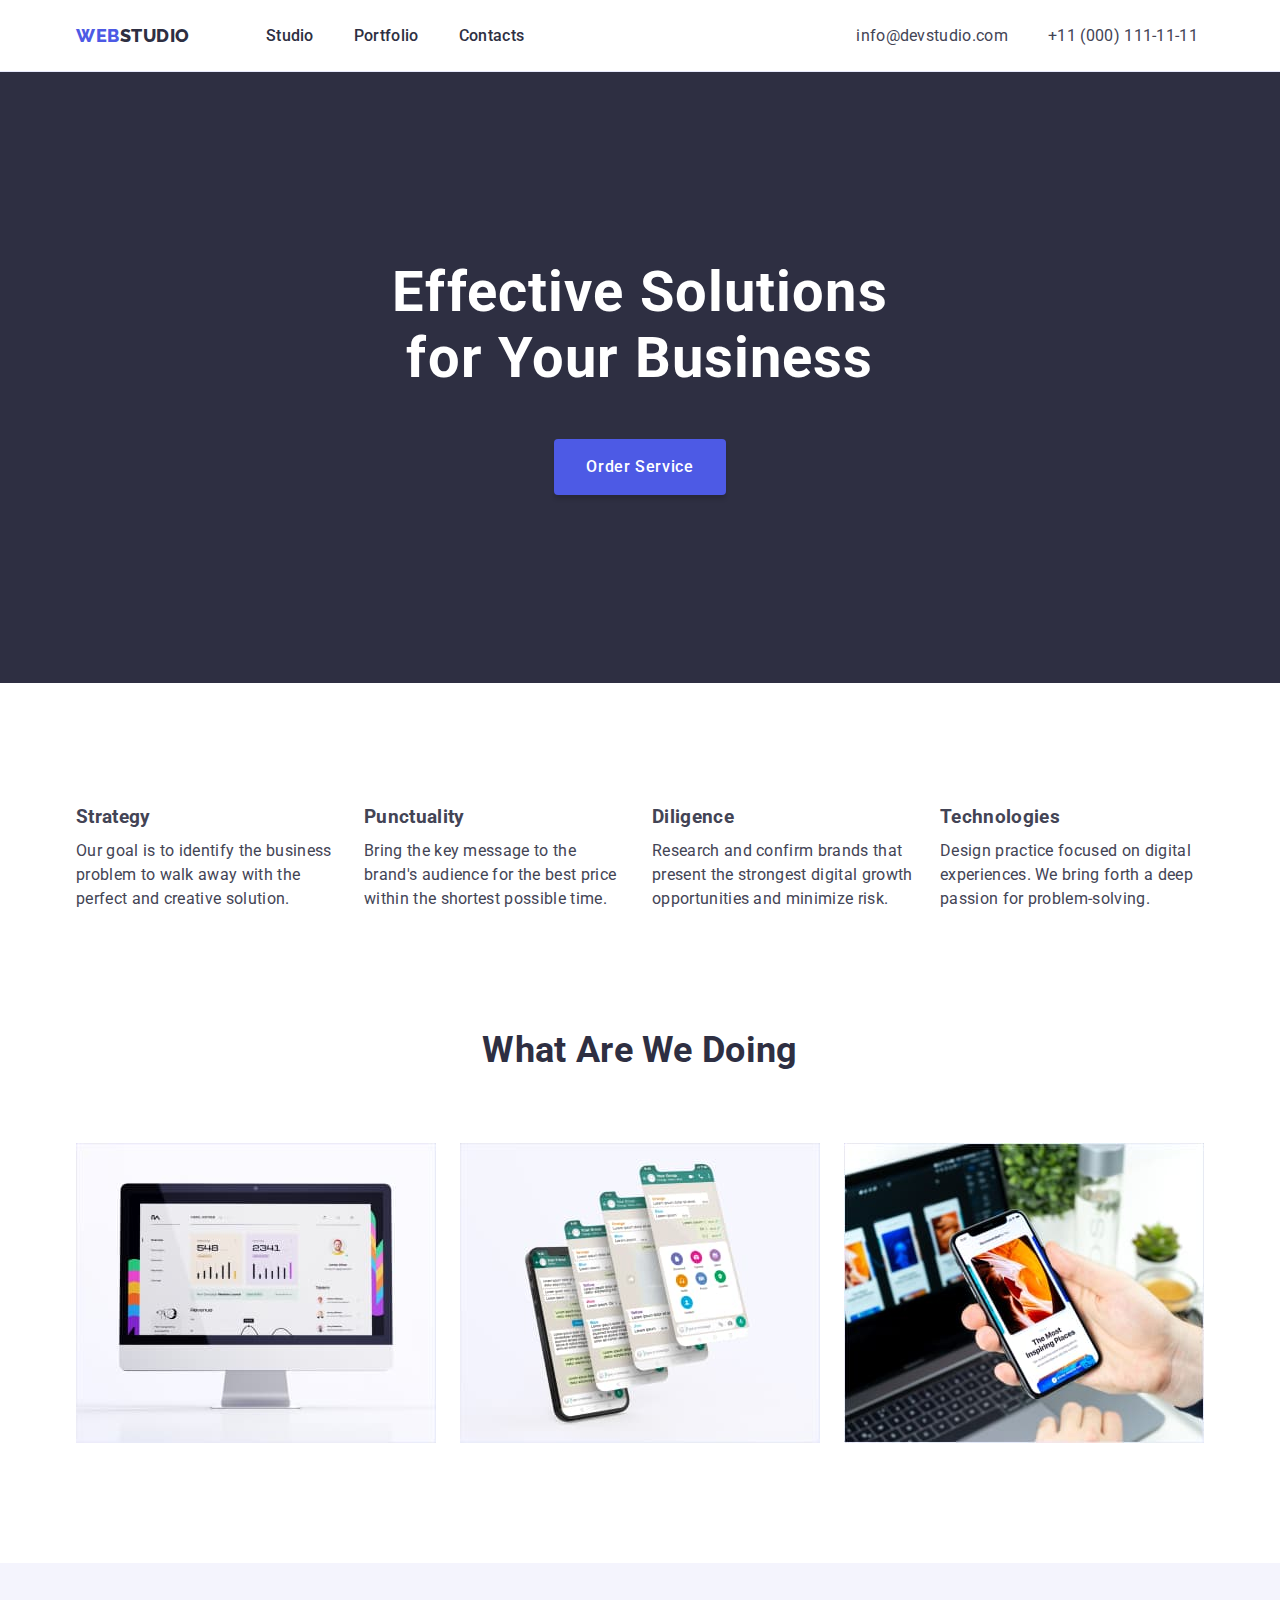
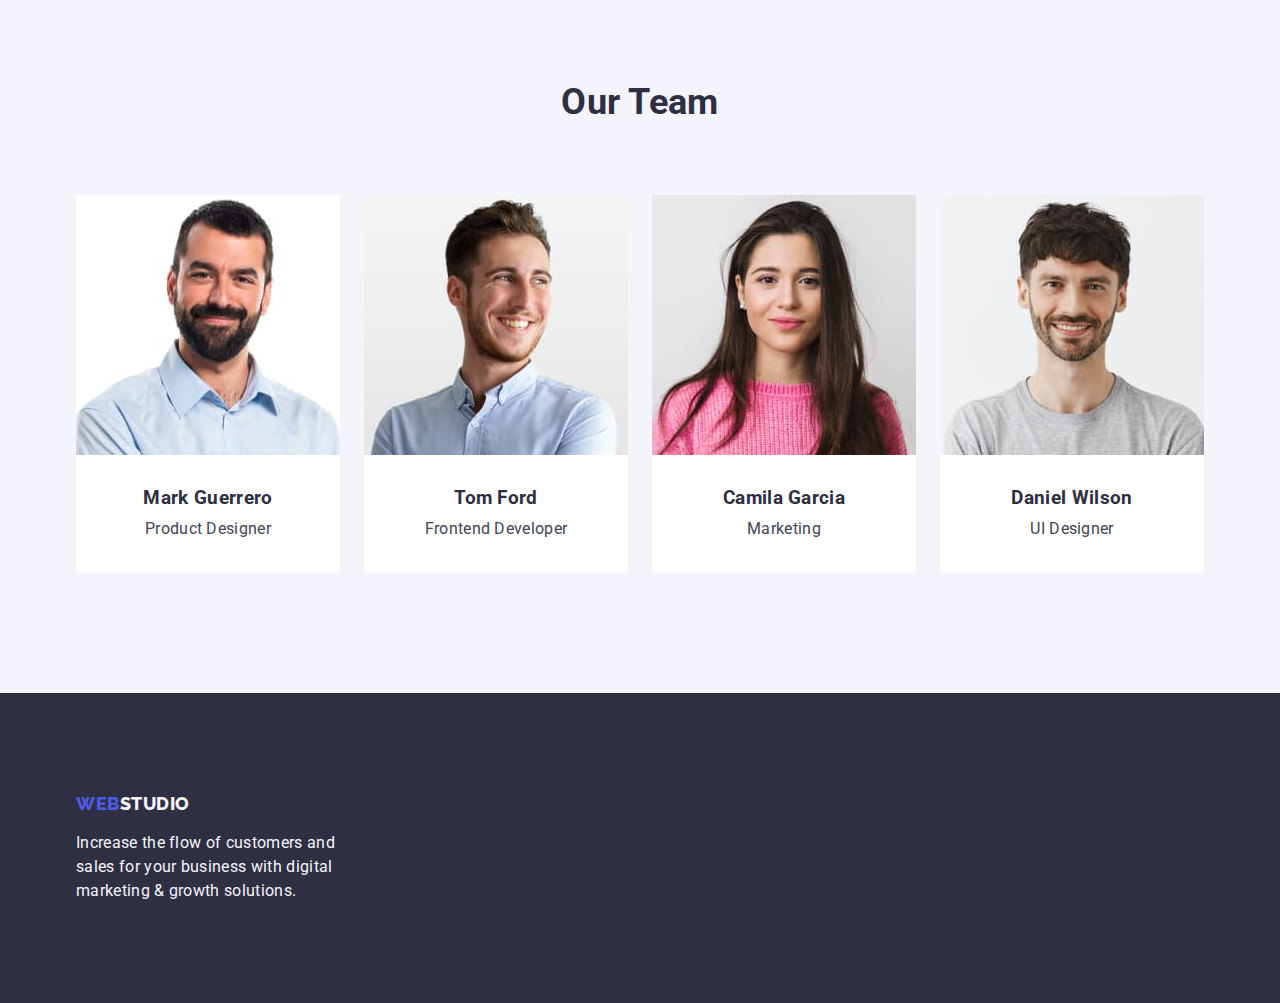
<file: index.html>
<!DOCTYPE html>
<html lang="en">
 <head>
    <meta charset="UTF-8">
    <meta http-equiv="X-UA-Compatible" content="IE=edge">
    <meta name="viewport" content="width=device-width, initial-scale=1.0">
    <title>Document</title>
    <link rel="preconnect" href="https://fonts.googleapis.com">
    <link rel="preconnect" href="https://fonts.gstatic.com" crossorigin>
    <link href="https://fonts.googleapis.com/css2?family=Roboto:wght@400;500;700;900&display=swap" rel="stylesheet">
    <link href="https://fonts.googleapis.com/css2?family=Raleway:wght@400;500;700;800;900&display=swap" rel="stylesheet">   
    <link rel="stylesheet" href="https://cdnjs.cloudflare.com/ajax/libs/modern-normalize/1.1.0/modern-normalize.min.css"/>
    <link rel="stylesheet" href="./css/styles.css" />

 </head>
   
 <body>
  <header class="page-header">
    <div class="container page-header-container">
      <nav class="page-navigation"> 
        <a href="./index.html" class="header-logo link">Web<span class="header-logo-second">Studio</span></a>
        <ul class="menu list">
          <li class="menu-item">
             <a href="./index.html" class="menu-link link">Studio</a></li>
          <li class="menu-item">
             <a href="./portfolio.html" class="menu-link link">Portfolio</a></li>
          <li class="menu-item">
             <a href="" class="menu-link link">Contacts</a></li>
        </ul>
      </nav> 
      <address class="header-adress">
        <ul class="header-asdress-list list">
             <li class="menu-item">
               <a class="header-contacts link" href="mailto:info@devstudio.com">info@devstudio.com</a></li>
              <li class="menu-item">
                <a class="header-contacts link" href="tel:+110001111111">+11 (000) 111-11-11</a></li>
        </ul>
      </address>  
    </div>
  </header>
     
  <main>
  <!--section 1 Effective Solutions for Your Business-->
  <section class="hero-oder"> 
    <div class="container">
      <h1 class="hero-title">Effective Solutions for Your Business</h1>
      <button class="hero-btn" type="button">Order Service</button>
    </div>                                                                                                                                                                                                                                                                                                                                                                                       

  </section>  
  
 
  <!--section 2 Feature-->
  <section class="section-feature">
    <div class="container">
      <h2 class="visually-hidden">strategy</h2>
   
      <ul class="feature-list list">
        <li class="item">
          <h3 class="title">Strategy</h3>
          <p class="text">Our goal is to identify the business problem to walk away with the perfect and creative solution.</p>
        </li>
        
        <li class="item">
          <h3 class="title">Punctuality</h3>
          <p class="text">Bring the key message to the brand's audience for the best price within the shortest possible time.</p>
        </li>
  
        <li class="item">
          <h3 class="title">Diligence</h3>
          <p class="text">Research and confirm brands that present the strongest digital growth opportunities and minimize risk.</p>
        </li>
  
        <li class="item">
          <h3 class="title">Technologies</h3>
          <p class="text">Design practice focused on digital experiences. We bring forth a deep passion for problem-solving.</p>
        </li>
      </ul>
    </div>
   </section>
  
    
      
    <!--section 3 projects-->
    <section class="section-projects">
      <div class="container">
        <h2 class="section-title">What are we doing</h2>
        <ul class="projects-list list">
          <li class="item">
             <img src="./images/Rectangle1.jpg" width="360" alt="monitore"></li>
          <li class="item"> 
             <img src="./images/Rectangle2.jpg" width="360" alt="smartphone"></li>
          <li class="item"> 
             <img src="./images/Rectangle3.jpg" width="360" alt="smartphone+laptop"></li>
        </ul> 
      </div>
    </section>
      

  <!--section 4 Our Team-->
     <section class="section-team">
      <div class="container">
        <h2 class="section-title">Our Team</h2>
        <ul class="team-list list">
           <li class="item"> 
             <img class="img" src="./images/mark_guerrero.jpg" width="264" alt="Mark Guerrero">
             <div class="team-item-content">
              <h3 class="title">Mark Guerrero</h3>
              <p class="text">Product Designer</p>
             </div>
           </li>
             
           <li class="item">
             <img class="img" src="./images/tom_ford.jpg" width="264" alt="Tom Ford">
             <div class="team-item-content">
              <h3 class="title">Tom Ford</h3>
              <p class="text">Frontend Developer</p>
             </div>
           </li>
           
           <li class="item">
             <img class="img" src="./images/сamila_garcia.jpg" width="264" alt="Camila Garcia">
             <div class="team-item-content">
              <h3 class="title">Camila Garcia</h3>
              <p class="text">Marketing</p>
             </div>
              
           </li>
   
           <li class="item">
             <img src="./images/daniel_wilson.jpg" width="264" alt="Daniel Wilson">
             <div class="team-item-content">
              <h3 class="title">Daniel Wilson</h3>
             <p class="text">UI Designer</p>
             </div>
           </li>
        </ul>    
      </div>
     </section>

  </main>
    
<!-- footer -->
  <footer class="footer">
    <div class="container">
      <a class="footer-logo link" href="./index.html" >Web<span class="footer-logo-second">Studio</span></a>
      <p class="footer-text">Increase the flow of customers and sales for your business with digital marketing & growth solutions.</p>
    </div>

  </footer>  
 </body>
</html>
</file>
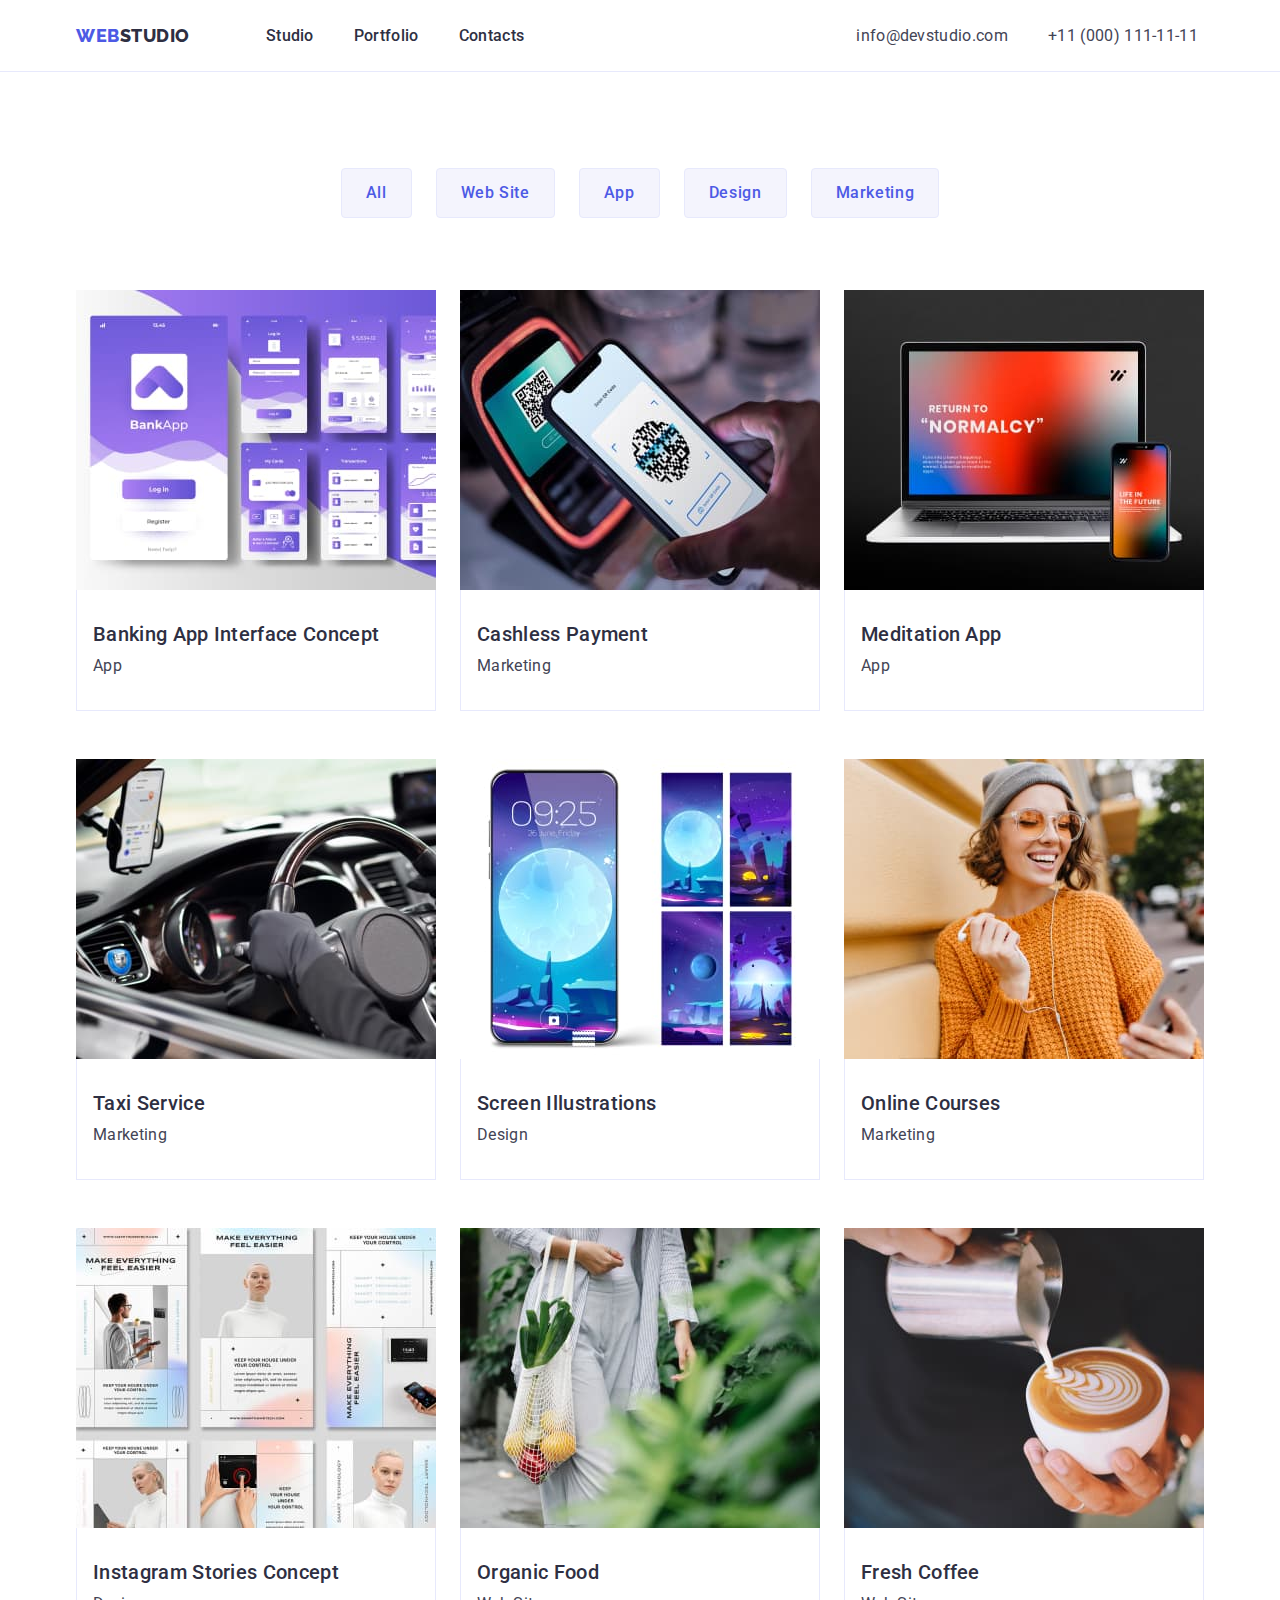
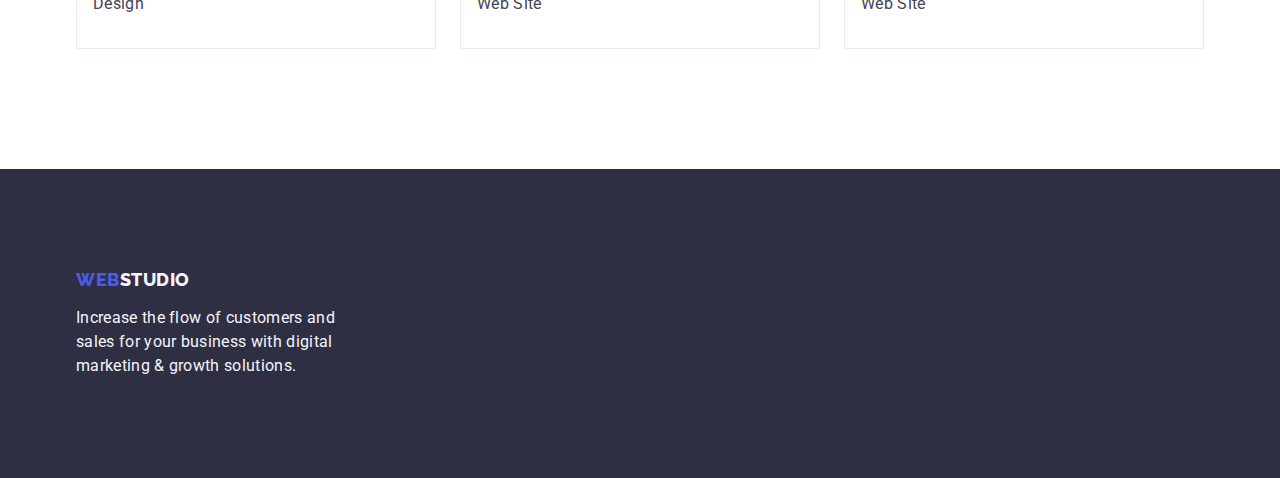
<file: portfolio.html>
<!DOCTYPE html>
<html lang="en">
<head>
  <meta charset="UTF-8">
    <meta http-equiv="X-UA-Compatible" content="IE=edge">
    <meta name="viewport" content="width=device-width, initial-scale=1.0">
    <title>Document</title>
    <link rel="preconnect" href="https://fonts.googleapis.com">
    <link rel="preconnect" href="https://fonts.gstatic.com" crossorigin>
    <link href="https://fonts.googleapis.com/css2?family=Roboto:wght@400;500;700;900&display=swap" rel="stylesheet">
    <link href="https://fonts.googleapis.com/css2?family=Raleway:wght@400;500;700;800;900&display=swap" rel="stylesheet">   
    <link rel="stylesheet" href="https://cdnjs.cloudflare.com/ajax/libs/modern-normalize/1.1.0/modern-normalize.min.css"/>
    <link rel="stylesheet" href="./css/styles.css" />
</head> 
  
<body>
  <header class="page-header">
    <div class="container page-header-container">
      <nav class="page-navigation"> 
        <a href="./index.html" class="header-logo link">Web<span class="header-logo-second">Studio</span></a>
       <ul class="menu list">
        <li class="menu-item">
          <a href="./index.html" class="menu-link link" >Studio</a></li>
        <li class="menu-item">
          <a href="./portfolio.html" class="menu-link link" >Portfolio</a></li>
        <li class="menu-item">
          <a href="" class="menu-link link" >Contacts</a></li>
     </ul>
      </nav>

    <address class="header-adress"> 
      <ul class="header-asdress-list list">
        <li class="menu-item">
          <a class="header-contacts link" href="mailto:info@devstudio.com">info@devstudio.com</a></li>
        <li class="menu-item">
          <a class="header-contacts link" href="tel:+110001111111">+11 (000) 111-11-11</a></li>
      </ul>
    </address>
  </div>
 </header>
  
<main>
  <section class="portfolio">
   <div class="container">
    <h1 class="visually-hidden">portfolio</h1>
    <ul class="portfolio-filter list">
          <li class="filter-item">
             <button class="filter-btn button" type="button">All</button></li>
          <li class="filter-item">
             <button class="filter-btn button" type="button">Web Site</button></li>
          <li class="filter--item">
             <button class="filter-btn button" type="button">App</button></li>
          <li class="filter--item">
              <button class="filter-btn button" type="button">Design</button></li>
          <li class="filter--item">
              <button class="filter-btn button" type="button">Marketing</button></li>
    </ul>

    <ul class="portfolio-projects-list list">
      <li class="projects-item">
        <a class="projects-link link" href="">
          <img src="./images/banking_app_interface_concept.jpg" width="360" alt="Banking App Interface Concept">
          <div class="projects-text-content">
            <h2 class="section-title-projects">Banking App Interface Concept</h2>
            <p class="text-projects">App</p>
          </div>
        </a>
      </li>

      <li class="projects-item">
        <a class="projects-link link" href="">
          <img src="./images/cashless_payment.jpg" width="360" alt="Cashless Payment">
          <div class="projects-text-content">
            <h2 class="section-title-projects">Cashless Payment</h2>
            <p class="text-projects">Marketing</p>
          </div>
        
        </a> 
      </li>
      <li class="projects-item">
        <a class="projects-link link" href="">
         <img src="./images/meditation_app.jpg" width="360" alt="Meditation App">
        <div class="projects-text-content">
          <h2 class="section-title-projects">Meditation App</h2>
          <p class="text-projects">App</p>
        </div>
        </a> 
      </li>

      <li class="projects-item">
        <a class="projects-link link" href="">
         <img src="./images/taxi_service.jpg" width="360" alt="Taxi Service">
        <div class="projects-text-content">
          <h2 class="section-title-projects">Taxi Service</h2>
          <p class="text-projects">Marketing</p>
        </div>
        
        </a> 
      </li>

      <li class="projects-item">
        <a class="projects-link link" href="">
          <img src="./images/screen_illustrations.jpg" width="360" alt="Screen Illustrations">
          <div class="projects-text-content">
            <h2 class="section-title-projects">Screen Illustrations</h2>
            <p class="text-projects">Design</p>
          </div>
      
        </a>
      </li>

      <li class="projects-item">
        <a class="projects-link link" href="">
         <img src="./images/online_courses.jpg" width="360" alt="Online Courses">
         <div class="projects-text-content">
          <h2 class="section-title-projects">Online Courses</h2>
          <p class="text-projects">Marketing</p>
         </div>
         </a>
      </li>
  
      <li class="projects-item"> 
        <a class="projects-link link" href="">
         <img src="./images/instagram_stories_concept.jpg" width="360" alt="Instagram Stories Concept">
         <div class="projects-text-content">
          <h2 class="section-title-projects">Instagram Stories Concept</h2>
          <p class="text-projects">Design</p>
         </div>
         
        </a>
      </li>

      <li class="projects-item"> 
        <a class="projects-link link" href="">
         <img src="./images/organic_food.jpg" width="360" alt="Organic Food">
         <div class="projects-text-content">
          <h2 class="section-title-projects">Organic Food</h2>
          <p class="text-projects">Web Site</p>
        </div>

        </a>
      </li>

      <li class="projects-item"> 
        <a class="projects-link link" href="">
         <img src="./images/fresh-coffee.jpg" width="360" alt="Fresh Coffee">
         <div class="projects-text-content">
          <h2 class="section-title-projects">Fresh Coffee</h2>
          <p class="text-projects">Web Site</p>
         </div>
        </a>
      </li>
    </ul>
   </div>
   
   </section>
  </main>


    <footer class="footer">
      <div class="container">
        <a class="footer-logo link" href="./index.html">Web<span class="footer-logo-second">Studio</span></a>
        <p class="footer-text">Increase the flow of customers and sales for your business with digital marketing & growth solutions.</p>
      </div>
    
    </footer>
</body>
</html>
</file>
<file: css/styles.css>
/* цвет основного текста  #2E2F42 */
/* вторичный цвет основного текста #434455*/
/* белый #FFFFFF*/
/* акцент #4D5AE5*/
/* вторичный цвет фона #F4F4FD */
/* цвет адреса #434455 */
/* цвет логотипа синий #4D5AE5 */
/* цвет логотипа белый #F4F4FD */



:root {
  --main-font-family: "Roboto", sans-serif;
  --secondary-font-family: "Raleway", sans-serif ;
  --primary-text-color: #434455;
  --title-text-color: #2E2F42;
  --accent-color: #4D5AE5;
  --primary-white-color: #FFFFFF;
  --change-color: #404bbf;
  --backgound-Team-cloud:#F4F4FD;
  --border-line: #E7E9FC;
}

html {
  box-sizing:border-box
}

*::before,
*::after {
  box-sizing: inherit;
}

.list {
  list-style: none;
}

.link {
  text-decoration: none;
}

.button {
  cursor: pointer;
}

h1,
h2,
h3,
h4,
p {
  margin-top: 0;
  margin-bottom: 0;
}

ul,
ol {
  margin-top: 0;
  margin-bottom: 0;
  padding-left: 0;
}

img {
  display: block;
}

body {
  font-family: var(--main-font-family);
  font-style: normal;
  font-weight: 400;
  font-size: 16px;
  line-height: 1.5;
  letter-spacing: 0.02em;
  color: var(--primary-text-color);  
  background-color: var(--primary-white-color);
}

.container {
  width: 1158px;
  margin-left: auto;
  margin-right: auto;
  padding-left: 15px;
  padding-right: 15px;
}

.section {
  padding-top: 120px;
  padding-bottom: 120px;
} 

.title {
  margin-bottom: 8px; 
}

.visually-hidden {
  position: absolute;
  width: 1px;
  height: 1px;
  margin: -1px;
  border: 0;
  padding: 0;
  white-space: nowrap;
  clip-path: inset(100%);
  clip: rect(0 0 0 0);
  overflow: hidden;
}
/* ================= COMPONENTS ================= */

.button {
  font-weight: 500;
  align-items: center;
  text-align: center;
  letter-spacing: 0.04em;
  color: var(--accent-color);
  background-color: var(--primary-white-color);
}
 
.hero-btn {
  display: block;
  min-width: 169px;
  height: 56px;
  margin-left: auto;
  margin-right: auto;
  padding: 16px 32px;
  box-shadow: 0px 4px 4px rgba(0, 0, 0, 0.15);
  border: none;
  border-radius: 4px;
  cursor: pointer;
  font-family: var(--main-font-family);
  font-style: normal;
  font-weight: 500;
  font-size: 16px;
  line-height: 1.5;
  align-items: center;
  letter-spacing: 0.04em;
  color: var(--primary-white-color);
  background-color: var(--accent-color);
}

.hero-btn:hover,
.hero-btn:focus {
  background-color: var(--change-color);
}


.filter-btn {
  padding: 12px 24px;
  border: 1px solid var(--border-line);
  border-radius: 4px;
  font-family: var(--main-font-family);
  font-style: normal;
  font-weight: 500;
  font-size: 16px;
  line-height: 1.5;
  align-items: center;
  text-align: center;
  letter-spacing: 0.04em;
  color: var(--accent-color);
  background-color: var(--backgound-Team-cloud);

 }

 .filter-btn:hover,
 .filter-btn:focus {
  border: 1px solid transparent;
  color: var(--primary-white-color);
  background-color: var(--change-color);
 }

.menu-link-text-content {
padding-top: 32px;
padding-bottom: 32px;
border: 1px solid var(--border-line);
border-top: none;
}

.section-title {
  margin-bottom: 72px;
  /* font-family: var(--main-font-family); */
  text-align: center;
  font-weight: 700;
  font-size: 36px;
  line-height: 1.11;
  /* letter-spacing: 0.02; */
  text-transform: capitalize;  
  color: var(--title-text-color);
  }

  
/* ================= /COMPONENTS ================= */

/* ================= HEADER ================= */
.page-header {
  height: 72px;
  border-bottom: 1px solid #e7e9fc;
} 

.page-header-container {
  display: flex;
  align-items: center;
}

.page-navigation {
  display: flex;
  align-items: center; 
  font-weight: 500;
  /* font-size: 16px;
  line-height: 1.5;
  letter-spacing: 0.02em; */
  text-decoration: none;
  color: var(--title-text-color);
} 
  
.page-navigation:hover,
.page-navigation:focus {
  color: var(--changecolor);
  background-color: var(--primary-white-color);
  }

.header-logo {
  margin-right: 76px;
  font-family: var(--secondary-font-family);
  font-weight: 800;
  font-size: 18px;
  line-height: 1.2;
  letter-spacing: 0.03em;
  text-transform: uppercase;
  text-decoration: none;
  color: var(--accent-color);
}

.header-logo:hover,
.header-logo:focus {
  color: var(--change-color);
  }

.header-logo-second {
  font-family: var(--secondary-font-family);
  /* font-style: normal; */
  font-weight: 800;
  font-size: 18px;
  line-height: 1,17;
  align-items: center;
  letter-spacing: 0.03em;
  text-transform: uppercase;
  color: var(--title-text-color);
}

.menu {
  display: flex;
  gap: 40px;
}

.menu-item {
  display: flex;
  gap: 70px;
  color: var(--title-text-color);
  letter-spacing: 0.02em;
}

.menu-link {
  padding-top: 24px;
  padding-bottom: 24px;
  font-weight: 500;
  /* font-size: 16px;
  line-height: 1.5;
  letter-spacing: 0.02em; */
  color: var(--title-text-color);
}

.menu-link:hover,
.menu-link:focus {
color: var(--change-color);
background-color: var(--primary-white-color);
}

.header-asdress-list {
  display: flex;
  gap: 40px;
  margin-left: 332px;

}
 .header-contacts {
  display: flex;
  gap: 40px;
  color: var(--primary-text-color);  
  font-style: normal;
}  
  
.header-contacts:hover,
.header-contacts:focus {
  color: var(--change-color);
  }

/* ================= /HEADER ================= */

/* ================= HERO ================= */

.hero-oder {
 align-items: center;
 padding-top: 188px;
 padding-bottom: 188px;
 background-color: var(--title-text-color);
}
 
.hero-title {
  max-width: 496px; 
  margin-left: auto;
  margin-right: auto;
  margin-bottom: 48px;
  font-family: var(--main-font-family);
  font-weight: 700;
  font-size: 56px;
  line-height: 1.17;
  letter-spacing: 0.02em;
  text-align: center;
  color: var(--primary-white-color);
  
}
/* ================= /HERO ================= */


/* ================= Feature ================= */

.section-feature {
padding: 120px 0;
}

.feature-list {
  display: flex;
  align-items: flex-start;
  padding: 0px;
  gap: 24px;

}
.feature-list .item {
  width: calc((100% - 72px) / 4);
}

.feature-list .text {
  
  color: var(--primary-text-color);
  line-height: 1.5;
  }
/* ================= projects ================= */

.section-projects {
  padding-top: 0; 
  padding-bottom: 120px;
  top: 1016px;
  left: 156px;
  justify-content: center;
}


.projects-list {
  display: flex;
  gap: 24px;
  align-items: flex-start;
  padding: 0px;
  list-style: none;
  } 

.projects-list >.item {
  color: var(--primary-text-color);
  list-style: none;
  width: calc((100% - 48px) / 3);
}
/* ================= /projects ================= */

.team .title {
    font-weight: 500;
    font-size: 20px;
    line-height: 1.2;
    list-style: none;
    text-align: center;
    letter-spacing: 0.02em;
    color: var(--title-text-color);
  }

/* =================  our team  ================= */

.section-team {
  padding-top: 120px; 
  padding-bottom: 120px;
  background-color: var(--backgound-Team-cloud);
 }

 .team-list {
    display: flex;
    Padding: 0px, 0px, 32px, 0px;
    Gap: 24px;
  }  

.team-list >.item {
  border-radius: 0px 0px 4px 4px;
  background-color: var(--primary-white-color);
  width: calc((100% - 72px) / 4);
} 

.team-item-content {
  padding: 32px 16px;
}

.team-item-content .title {
  margin-bottom: 8px;
  line-height: 1.2;
  text-align: center;
  color: var(--title-text-color);
}

.team-item-content .text {
  /* line-height: 1.5; */
  text-align: center;
  color: var(--primary-text-color);
}
 
/* =================  /our team  ================= */

/* =================  portfolio  ================= */

.portfolio {
  padding-top: 96px;
  padding-bottom: 120px;
}

.portfolio-filter {
  margin-bottom: 72px; 
  display: flex; 
  justify-content: center;
  gap: 24px;
  
}


.filter-item {
  text-decoration: none;
}

/* portfolio-projects */

.portfolio-projects-list {
  display: flex;
  flex-wrap: wrap;
  column-gap: 24px;
  row-gap: 48px; 
 }

 .projects-item {
  width: calc((100% - 48px) / 3);

}

.projects-link {
  color: var(--title-text-color);
}

.projects-link:hover,
.projects-link:focus {
color: var(--change-color);
background-color: var(--primary-white-color);
}

.projects-text-content {
  padding: 32px 16px;
  border: 1px solid var(--border-line);
  border-top: none;
 }

.section-title-projects {
margin-bottom: 8px;
font-weight: 500;
font-size: 20px;
line-height: 1.2;
color: var(--title-text-color);
} 

.text-projects {
  color: var(--primary-text-color);
}   

/* =================  /portfolio  ================= */
 
/* =================  footer  ================= */
.footer {
  padding-top: 100px; 
  padding-bottom: 100px;
  background-color: var(--title-text-color);
}

.footer-logo {
  display: inline-block;
  margin-bottom: 16px;
  font-family: var(--secondary-font-family);
  font-style: normal;
  font-weight: 800;
  font-size: 18px;
  line-height: 1.17;
  align-items: center;
  letter-spacing: 0.03em;
  text-transform: uppercase; 
  text-decoration: none;
 color: var(--accent-color);
}

.footer-logo-second {
  color: var(--backgound-Team-cloud);
} 

.footer-text {
  max-width: 264px;
  color: var(--backgound-Team-cloud);
 }







/* .section-team >.section-title {
  font-weight: 700;
  font-size: 36px;
  line-height: 1.11;
  color: var(--title-text-color);
} */
</file>
